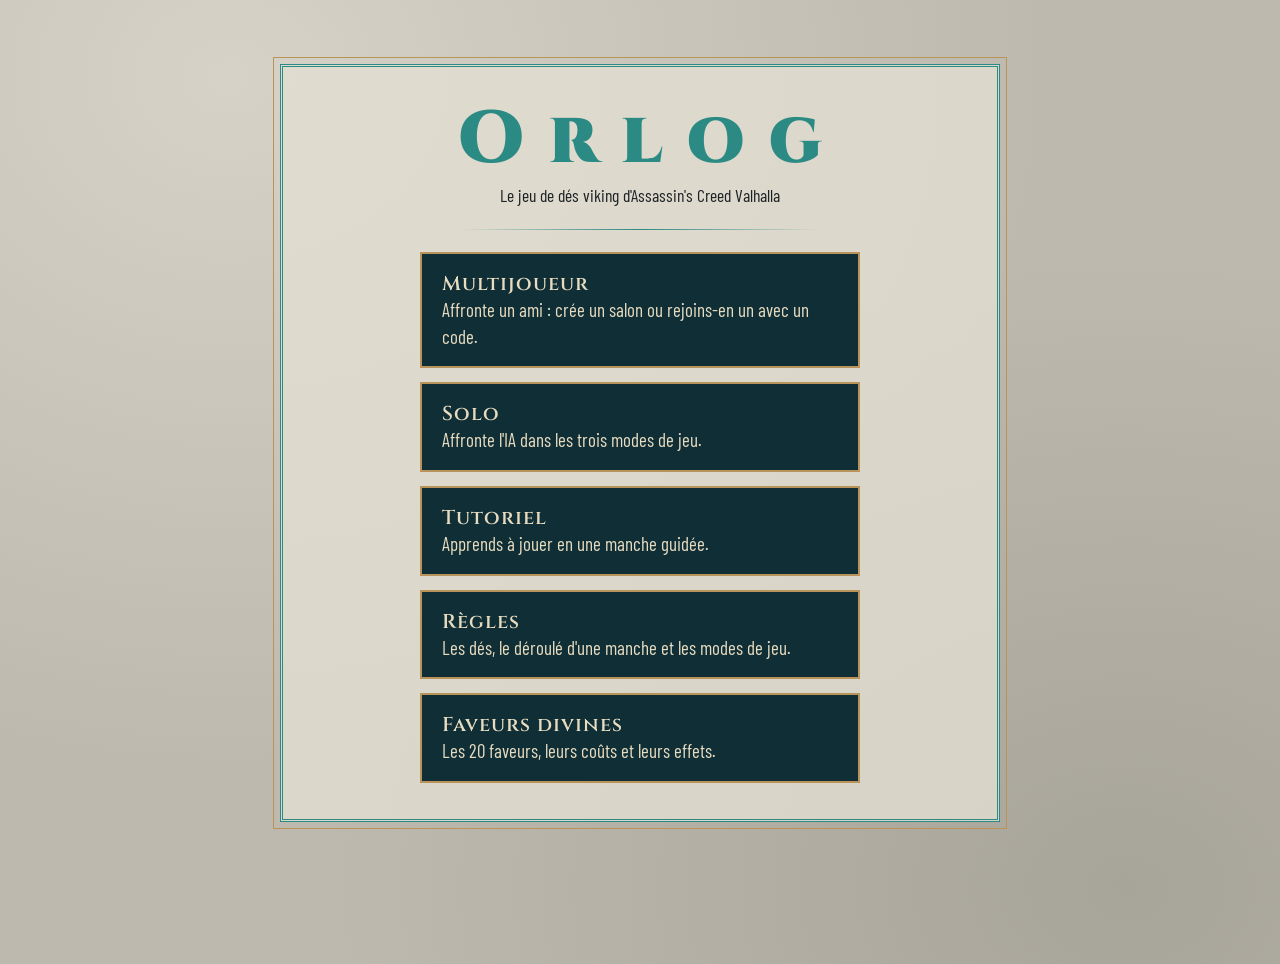
<file: index.html>
<!DOCTYPE html>
<html lang="fr">
<head>
  <meta charset="UTF-8">
  <meta name="viewport" content="width=device-width, initial-scale=1">
  <title>Orlog</title>
  <link rel="preconnect" href="https://fonts.googleapis.com">
  <link rel="preconnect" href="https://fonts.gstatic.com" crossorigin>
  <link href="https://fonts.googleapis.com/css2?family=Barlow+Condensed:wght@400;600&family=Cinzel:wght@600;900&display=swap" rel="stylesheet">
  <link rel="stylesheet" href="Ressource/style.css">
</head>
<body>
  <main class="cadre">
    <h1>Orlog</h1>
    <p class="sous">Le jeu de dés viking d'Assassin's Creed Valhalla</p>
    <div class="filet"></div>
    <nav class="menu">
      <a class="choix" href="Orlog/salon.html"><b>Multijoueur</b>Affronte un ami : crée un salon ou rejoins-en un avec un code.</a>
      <a class="choix" href="Orlog/solo.html"><b>Solo</b>Affronte l'IA dans les trois modes de jeu.</a>
      <a class="choix" href="Orlog/tutoriel.html"><b>Tutoriel</b>Apprends à jouer en une manche guidée.</a>
      <a class="choix" href="Orlog/regles.html"><b>Règles</b>Les dés, le déroulé d'une manche et les modes de jeu.</a>
      <button class="choix" onclick="document.getElementById('modalFaveurs').showModal()"><b>Faveurs divines</b>Les 20 faveurs, leurs coûts et leurs effets.</button>
    </nav>
  </main>

  <dialog id="modalFaveurs" aria-labelledby="titreFaveurs">
    <h2 id="titreFaveurs">Les 20 faveurs divines</h2>
    <p>Chaque faveur a 3 paliers de coût en jetons. Elles sont résolues par priorité, de 1 à 7.</p>
    <div id="listeFaveurs"></div>
    <p style="text-align:center"><button class="btn" onclick="document.getElementById('modalFaveurs').close()">Fermer</button></p>
  </dialog>
  <script src="Ressource/orlog.js"></script>
  <script>
    let h = '', pr = 0;
    Object.entries(Orlog.FAV).forEach(([id, f]) => {
      if (f[0] !== pr) { pr = f[0]; h += `<div class="prio">Priorité ${pr}</div>`; }
      h += `<table class="tab"><tr><th colspan="2">${f[1]}</th></tr>` + [1, 2, 3].map(t =>
        `<tr><td>Palier ${['I', 'II', 'III'][t - 1]} (${f[2][t - 1]} jetons)</td><td>${Orlog.texte(id, t)}</td></tr>`).join('') + '</table>';
    });
    document.getElementById('listeFaveurs').innerHTML = h;
  </script>
</body>
</html>
</file>
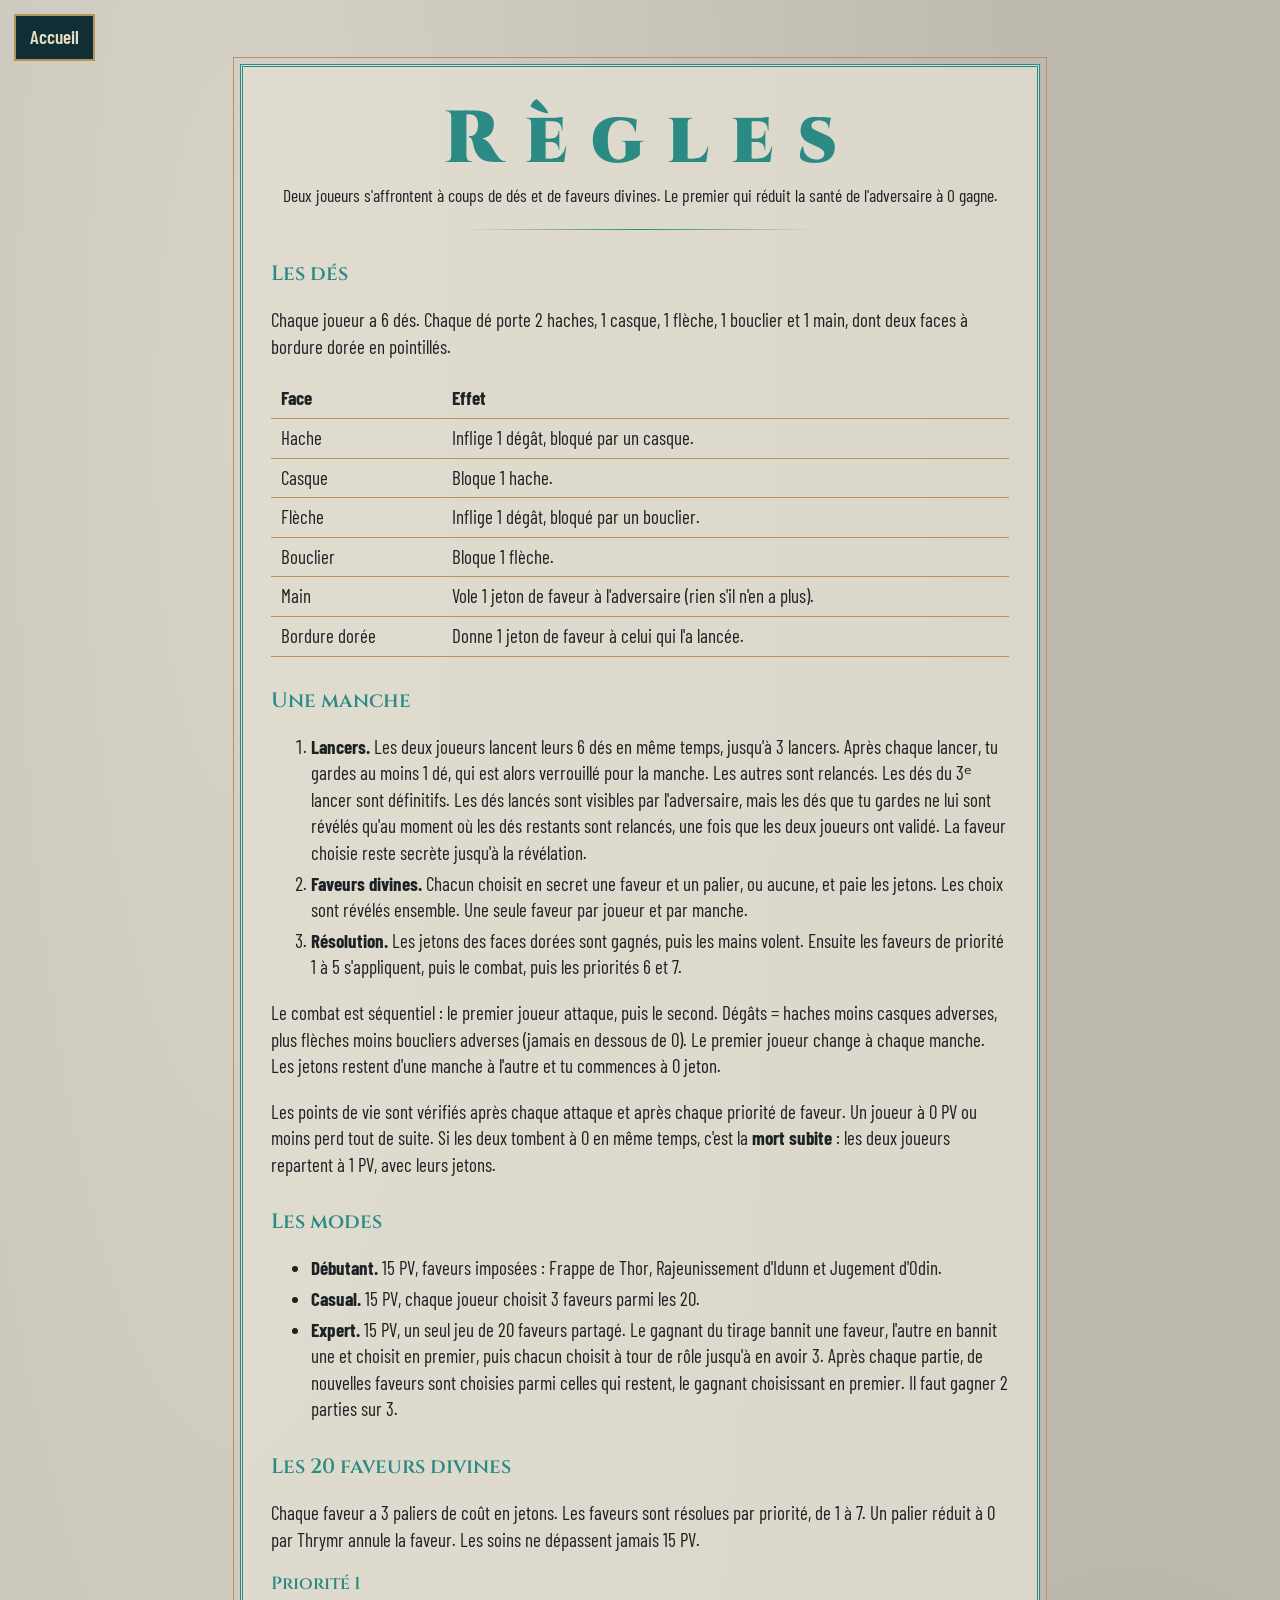
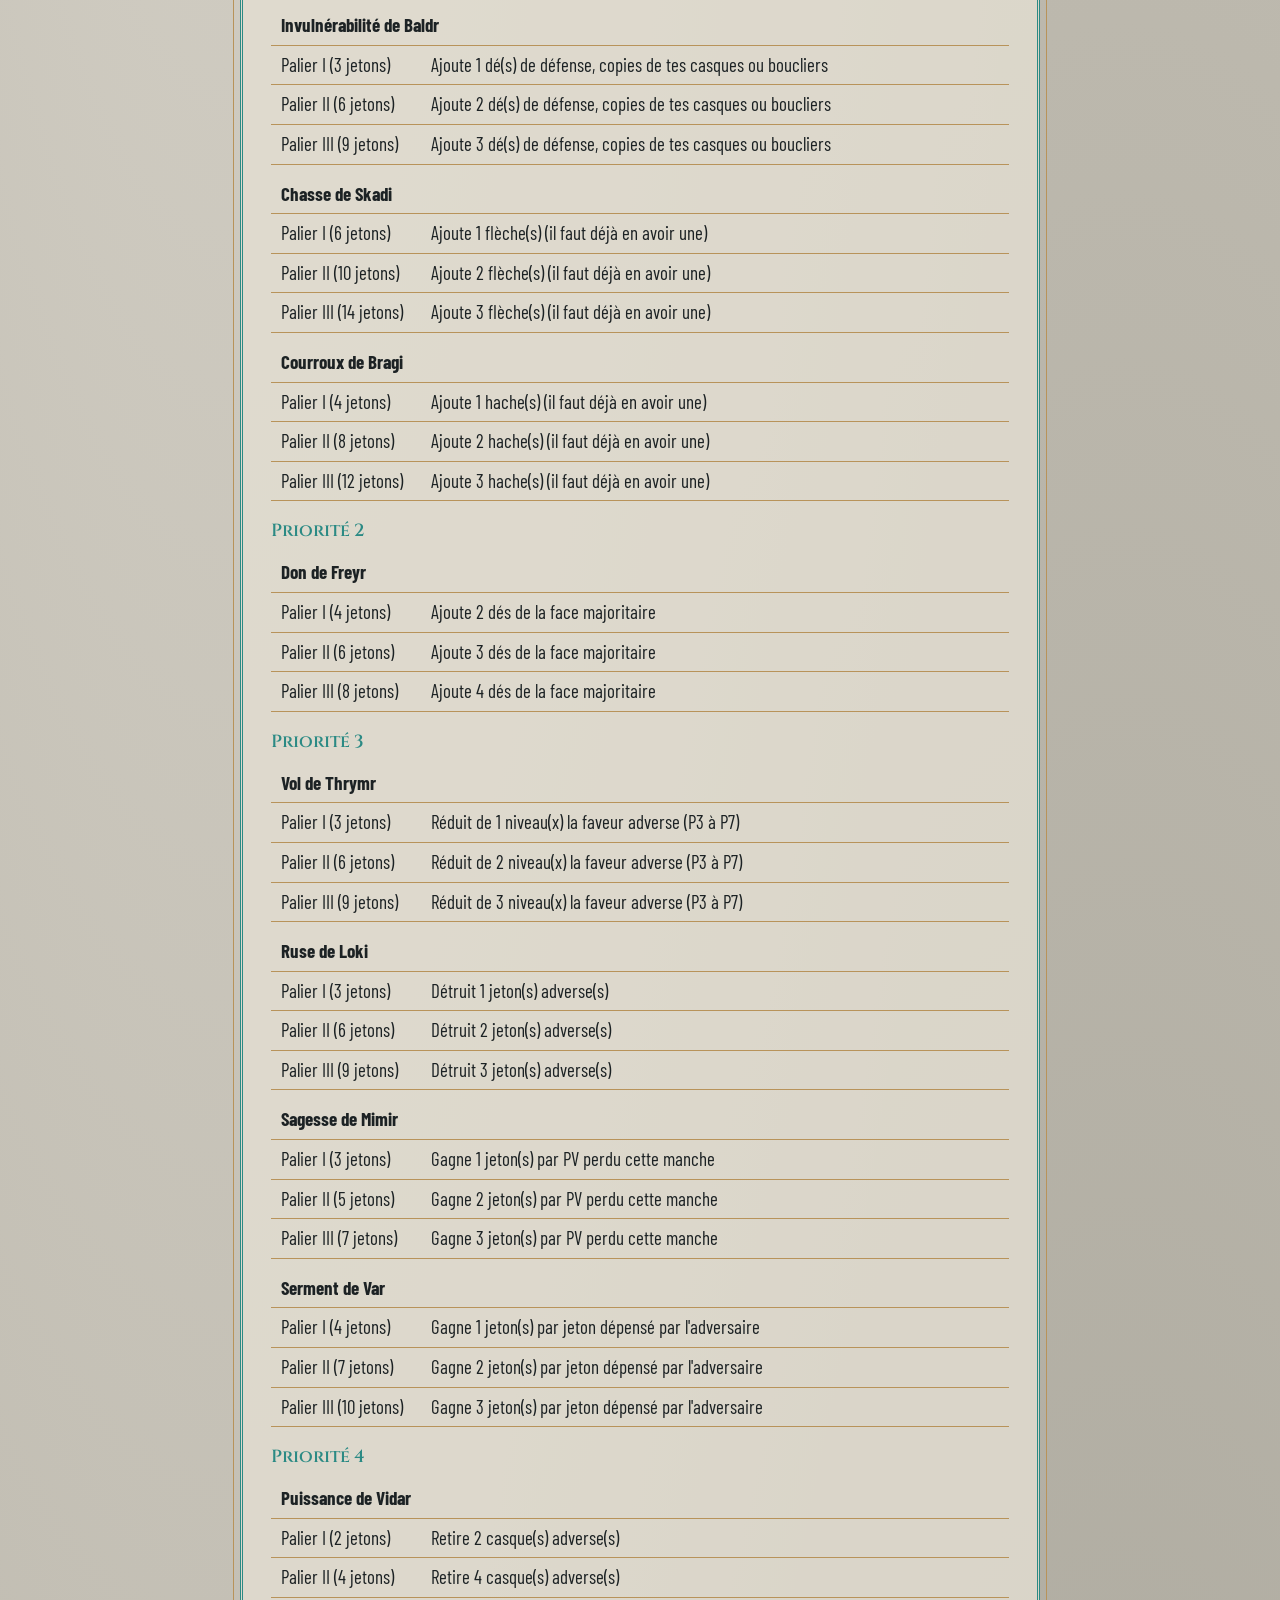
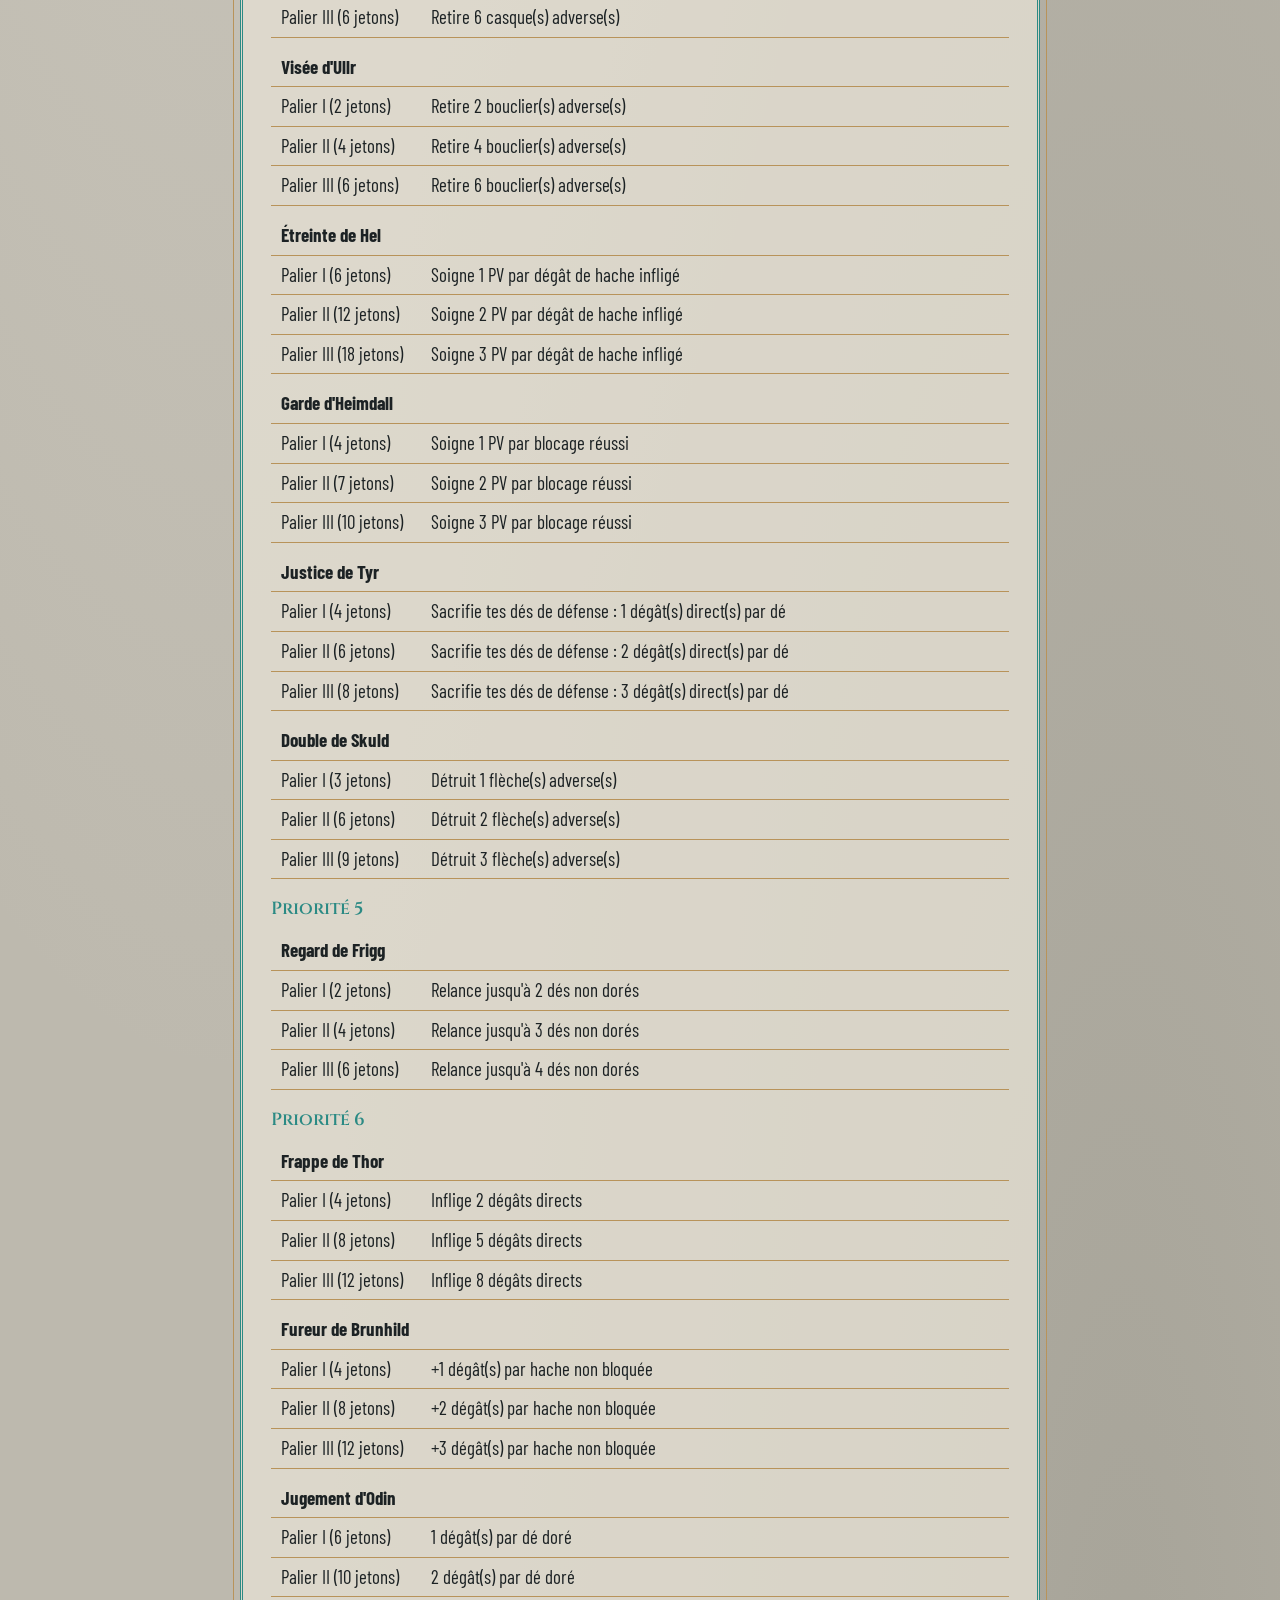
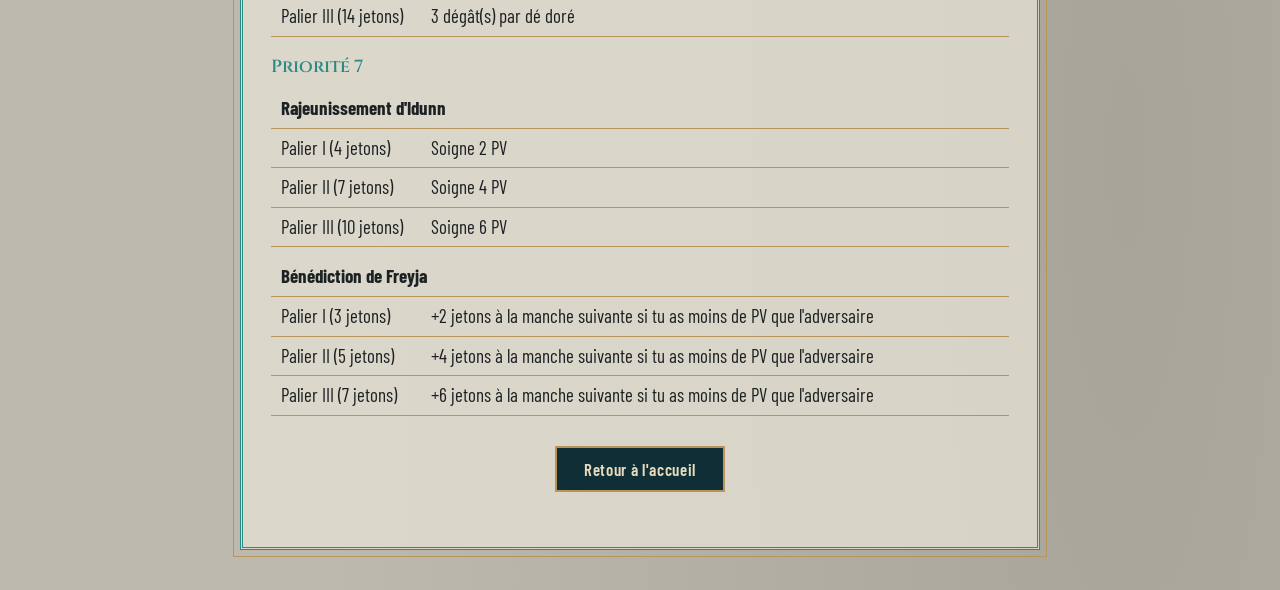
<file: Orlog/regles.html>
<!DOCTYPE html>
<html lang="fr">
<head>
  <meta charset="UTF-8">
  <meta name="viewport" content="width=device-width, initial-scale=1">
  <title>Orlog - Règles</title>
  <link rel="preconnect" href="https://fonts.googleapis.com">
  <link rel="preconnect" href="https://fonts.gstatic.com" crossorigin>
  <link href="https://fonts.googleapis.com/css2?family=Barlow+Condensed:wght@400;600&family=Cinzel:wght@600;900&display=swap" rel="stylesheet">
  <link rel="stylesheet" href="../Ressource/style.css">
  <script src="../Ressource/orlog.js"></script>
  <style>
    .regles{max-width:800px;text-align:left}
    .regles h1{text-align:center}
    .regles h2{margin-top:30px;color:var(--teal)}
    .regles table{width:100%;border-collapse:collapse;margin:10px 0}
    .regles th,.regles td{padding:6px 10px;text-align:left;border-bottom:1px solid var(--or)}
    .regles li{margin:4px 0}
    .prio{margin:18px 0 6px;font:600 1.1rem 'Cinzel',Georgia,serif}
  </style>
</head>
<body>
  <a class="lien" href="../index.html" style="top:14px">Accueil</a>
  <main class="cadre regles">
    <h1>Règles</h1>
    <p class="sous" style="text-align:center">Deux joueurs s'affrontent à coups de dés et de faveurs divines. Le premier qui réduit la santé de l'adversaire à 0 gagne.</p>
    <div class="filet"></div>

    <h2>Les dés</h2>
    <p>Chaque joueur a 6 dés. Chaque dé porte 2 haches, 1 casque, 1 flèche, 1 bouclier et 1 main, dont deux faces à bordure dorée en pointillés.</p>
    <table>
      <tr><th>Face</th><th>Effet</th></tr>
      <tr><td>Hache</td><td>Inflige 1 dégât, bloqué par un casque.</td></tr>
      <tr><td>Casque</td><td>Bloque 1 hache.</td></tr>
      <tr><td>Flèche</td><td>Inflige 1 dégât, bloqué par un bouclier.</td></tr>
      <tr><td>Bouclier</td><td>Bloque 1 flèche.</td></tr>
      <tr><td>Main</td><td>Vole 1 jeton de faveur à l'adversaire (rien s'il n'en a plus).</td></tr>
      <tr><td>Bordure dorée</td><td>Donne 1 jeton de faveur à celui qui l'a lancée.</td></tr>
    </table>

    <h2>Une manche</h2>
    <ol>
      <li><b>Lancers.</b> Les deux joueurs lancent leurs 6 dés en même temps, jusqu'à 3 lancers. Après chaque lancer, tu gardes au moins 1 dé, qui est alors verrouillé pour la manche. Les autres sont relancés. Les dés du 3ᵉ lancer sont définitifs. Les dés lancés sont visibles par l'adversaire, mais les dés que tu gardes ne lui sont révélés qu'au moment où les dés restants sont relancés, une fois que les deux joueurs ont validé. La faveur choisie reste secrète jusqu'à la révélation.</li>
      <li><b>Faveurs divines.</b> Chacun choisit en secret une faveur et un palier, ou aucune, et paie les jetons. Les choix sont révélés ensemble. Une seule faveur par joueur et par manche.</li>
      <li><b>Résolution.</b> Les jetons des faces dorées sont gagnés, puis les mains volent. Ensuite les faveurs de priorité 1 à 5 s'appliquent, puis le combat, puis les priorités 6 et 7.</li>
    </ol>
    <p>Le combat est séquentiel : le premier joueur attaque, puis le second. Dégâts = haches moins casques adverses, plus flèches moins boucliers adverses (jamais en dessous de 0). Le premier joueur change à chaque manche. Les jetons restent d'une manche à l'autre et tu commences à 0 jeton.</p>
    <p>Les points de vie sont vérifiés après chaque attaque et après chaque priorité de faveur. Un joueur à 0 PV ou moins perd tout de suite. Si les deux tombent à 0 en même temps, c'est la <b>mort subite</b> : les deux joueurs repartent à 1 PV, avec leurs jetons.</p>

    <h2>Les modes</h2>
    <ul>
      <li><b>Débutant.</b> 15 PV, faveurs imposées : Frappe de Thor, Rajeunissement d'Idunn et Jugement d'Odin.</li>
      <li><b>Casual.</b> 15 PV, chaque joueur choisit 3 faveurs parmi les 20.</li>
      <li><b>Expert.</b> 15 PV, un seul jeu de 20 faveurs partagé. Le gagnant du tirage bannit une faveur, l'autre en bannit une et choisit en premier, puis chacun choisit à tour de rôle jusqu'à en avoir 3. Après chaque partie, de nouvelles faveurs sont choisies parmi celles qui restent, le gagnant choisissant en premier. Il faut gagner 2 parties sur 3.</li>
    </ul>

    <h2>Les 20 faveurs divines</h2>
    <p>Chaque faveur a 3 paliers de coût en jetons. Les faveurs sont résolues par priorité, de 1 à 7. Un palier réduit à 0 par Thrymr annule la faveur. Les soins ne dépassent jamais 15 PV.</p>
    <div id="faveurs"></div>

    <p style="text-align:center;margin-top:30px"><a class="btn" style="text-decoration:none;display:inline-block" href="../index.html">Retour à l'accueil</a></p>
  </main>
  <script>
    const NOMS = ['I', 'II', 'III'];
    let h = '', pr = 0;
    Object.entries(Orlog.FAV).forEach(([id, f]) => {
      if (f[0] !== pr) { pr = f[0]; h += `<div class="prio">Priorité ${pr}</div>`; }
      h += `<table><tr><th colspan="2">${f[1]}</th></tr>` + [1, 2, 3].map(t =>
        `<tr><td style="width:150px">Palier ${NOMS[t - 1]} (${f[2][t - 1]} jetons)</td><td>${Orlog.texte(id, t)}</td></tr>`).join('') + '</table>';
    });
    document.getElementById('faveurs').innerHTML = h;
  </script>
</body>
</html>
</file>
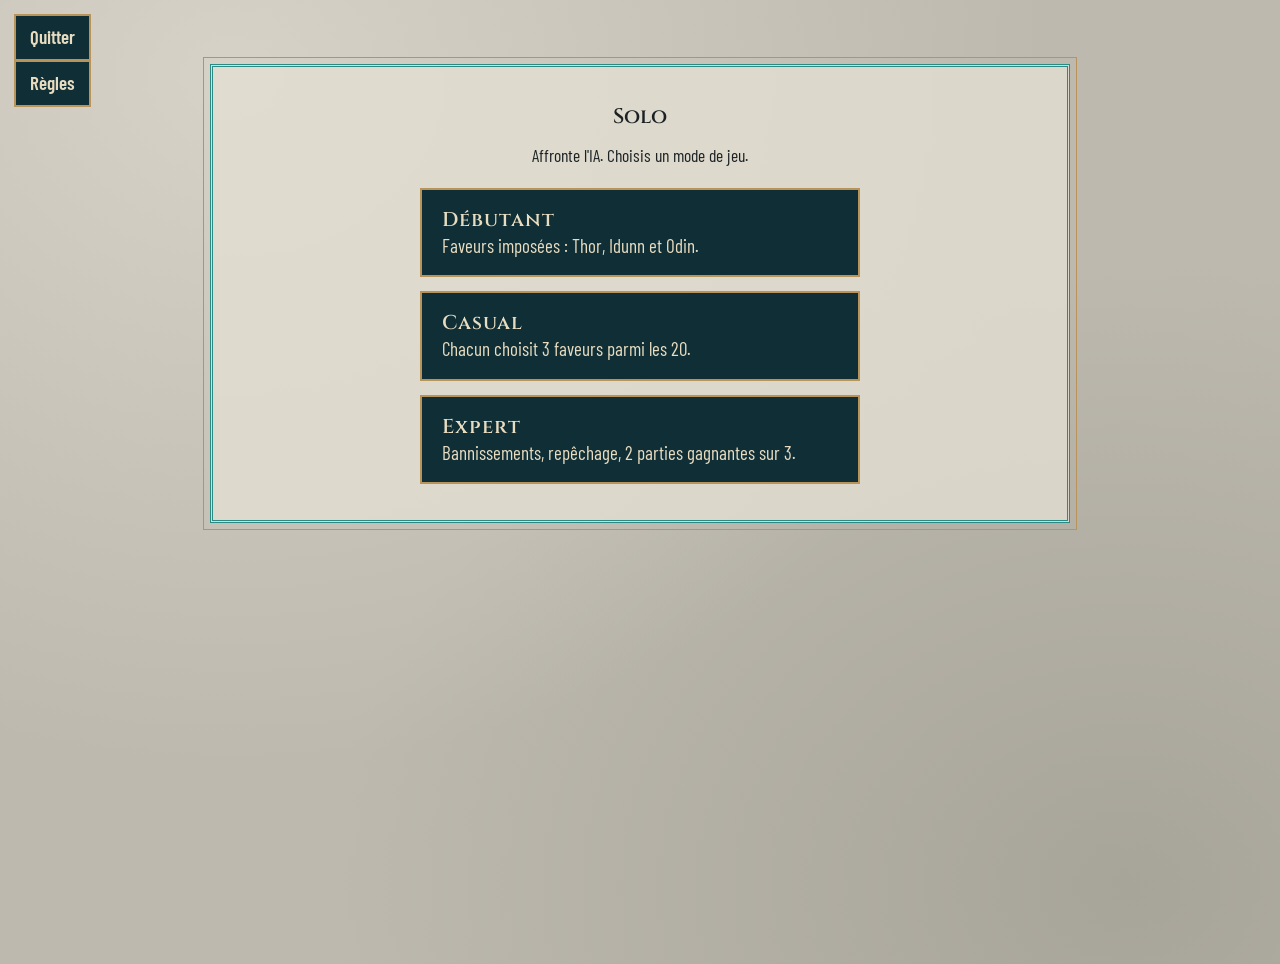
<file: Orlog/solo.html>
<!DOCTYPE html>
<html lang="fr">
<head>
  <meta charset="UTF-8">
  <meta name="viewport" content="width=device-width, initial-scale=1">
  <title>Orlog - Solo</title>
  <link rel="preconnect" href="https://fonts.googleapis.com">
  <link rel="preconnect" href="https://fonts.gstatic.com" crossorigin>
  <link href="https://fonts.googleapis.com/css2?family=Barlow+Condensed:wght@400;600&family=Cinzel:wght@600;900&display=swap" rel="stylesheet">
  <link rel="stylesheet" href="../Ressource/style.css">
  <script src="../Ressource/orlog.js"></script>
  <script src="../Ressource/anim.js"></script>
  <style>
    .jeu{max-width:860px}
    .joueur{margin:14px 0;padding:12px;text-align:left;background:var(--parchemin);border:2px solid var(--or)}
    .entete{display:flex;justify-content:space-between;font-weight:600}
    .pv{position:relative;height:24px;margin:6px 0;background:#3a2a26}
    .pv i{position:absolute;inset:0 auto 0 0;background:var(--teal)}
    .pv span{position:relative;padding-left:8px;color:#fff;font-weight:600}
    .des{display:flex;flex-wrap:wrap;gap:8px;min-height:56px;margin-top:8px}
    .de.libre{cursor:pointer}
    .de.sel{outline:3px solid var(--teal);transform:translateY(-4px)}
    .zone{margin:16px 0}
    .grille{display:grid;grid-template-columns:repeat(auto-fill,minmax(160px,1fr));gap:8px;text-align:left}
    .fav{padding:8px;color:#e8dcc0;font:inherit;text-align:left;background:var(--nuit);border:2px solid var(--or);cursor:pointer}
    .fav.sel{background:var(--teal)}
    .fav small{display:block;opacity:.8}
    .tiers{display:flex;gap:6px;margin-top:8px}
    .tier{flex:1;padding:6px;color:#e8dcc0;font:inherit;background:var(--nuit);border:2px solid var(--or);cursor:pointer}
    .tier.sel{background:var(--teal)}
    .tier:disabled{opacity:.35;cursor:default}
    .opt{margin:12px 0}
    .opt .tier{flex:none;margin:0 3px;padding:4px 12px}
    .journal{max-width:560px;margin:10px auto;padding-left:20px;text-align:left}
    .vide{margin:6px;font-style:italic}
  </style>
</head>
<body>
  <svg width="0" height="0" style="position:absolute" aria-hidden="true"><defs>
    <symbol id="ic-a" viewBox="0 0 32 32"><path d="M8 29L21 7" stroke="currentColor" stroke-width="3" stroke-linecap="round" fill="none"/><path d="M15 9Q26 3 28 15Q22 12 18 15Z" fill="currentColor"/></symbol>
    <symbol id="ic-h" viewBox="0 0 32 32"><path d="M5 19A11 11 0 0 1 27 19V28H21V22H11V28H5Z" fill="currentColor"/><path d="M16 8V17" stroke="#d9c6a0" stroke-width="2.5"/></symbol>
    <symbol id="ic-f" viewBox="0 0 32 32"><path d="M5 27L24 8M5 27V20M5 27H12" stroke="currentColor" stroke-width="3" stroke-linecap="round" fill="none"/><path d="M28 4L19 6L26 13Z" fill="currentColor"/></symbol>
    <symbol id="ic-s" viewBox="0 0 32 32"><circle cx="16" cy="16" r="12" fill="none" stroke="currentColor" stroke-width="3"/><circle cx="16" cy="16" r="5" fill="currentColor"/></symbol>
    <symbol id="ic-m" viewBox="0 0 32 32"><path d="M9 26V14M14 26V8M19 26V8M24 26V12M9 26H24M24 22L28 17" stroke="currentColor" stroke-width="3.4" stroke-linecap="round" fill="none"/></symbol>
  </defs></svg>

  <a class="lien" href="../index.html" style="top:14px">Quitter</a>
  <a class="lien" href="./regles.html" target="_blank" style="top:60px">Règles</a>

  <main class="cadre jeu">
    <h2 id="titre">Solo</h2>
    <div id="choix" class="menu">
      <p class="sous">Affronte l'IA. Choisis un mode de jeu.</p>
      <button class="choix" onclick="demarrer('debutant')"><b>Débutant</b>Faveurs imposées : Thor, Idunn et Odin.</button>
      <button class="choix" onclick="demarrer('casual')"><b>Casual</b>Chacun choisit 3 faveurs parmi les 20.</button>
      <button class="choix" onclick="demarrer('expert')"><b>Expert</b>Bannissements, repêchage, 2 parties gagnantes sur 3.</button>
    </div>
    <div id="jeu"></div>
  </main>

<script>
const FAV = Orlog.FAV, IDS = Object.keys(FAV), $ = id => document.getElementById(id);
const PREF = ['thor', 'brunhild', 'vidar', 'ullr', 'idunn', 'heimdall', 'odin', 'frigg', 'loki', 'mimir', 'skuld', 'tyr', 'hel', 'baldr', 'bragi', 'skadi', 'var', 'freyr', 'thrymr', 'freyja'];
const me = 0;                                   // toi = joueur 0, l'IA = joueur 1
let mode = 'debutant', G = null, view = null, tia = null, cle = '';
let selKeep = new Set(), selFav = null, selDeck = new Set(), selPick = null;

/* ====== Arbitre local (mêmes règles que l'hôte du multijoueur) ====== */
const libres = p => G.lock[p].map((l, k) => l ? -1 : k).filter(k => k >= 0);
const pret = p => G.ready[p] || libres(p).length === 0;

function demarrer(m) {
  mode = m; $('choix').hidden = true;
  G = { S: Orlog.nouvellePartie(), phase: 'deck', decks: [null, null], lock: [[], []], keep: [[], []], r: 1, ready: [0, 0], choix: [null, null], fait: [0, 0],
        res: null, fin: null, wins: [0, 0], pool: [], queue: [] };
  if (m === 'debutant') { G.decks = [['thor', 'idunn', 'odin'], ['thor', 'idunn', 'odin']]; nouvelleManche(); }
  else if (m === 'expert') {
    const w = Math.random() < .5 ? 0 : 1, l = 1 - w;
    G.decks = [[], []]; G.pool = [...IDS];
    G.queue = [{ p: w, t: 'ban' }, { p: l, t: 'ban' }, ...[l, w, l, w, l, w].map(p => ({ p, t: 'pick' }))];
    G.phase = 'draft'; diffuser();
  } else diffuser();
}

function nouvelleManche() {
  G.S.dice = [Orlog.lancer(), Orlog.lancer()];
  G.lock = [Array(6).fill(false), Array(6).fill(false)];
  G.keep = [[], []]; G.r = 1; G.ready = [0, 0]; G.choix = [null, null]; G.fait = [0, 0]; G.res = null; G.phase = 'lancer'; G.rel = [[0, 1, 2, 3, 4, 5], [0, 1, 2, 3, 4, 5]];
  diffuser();
}

function draftSuivant() {
  const w = G.fin, l = 1 - w;
  G.S = Orlog.nouvellePartie(); G.S.first = l; G.decks = [[], []]; G.fin = null; G.ready = [0, 0];
  G.queue = [w, l, w, l, w, l].map(p => ({ p, t: 'pick' })); G.phase = 'draft';
  diffuser();
}

function avancer() {
  [0, 1].forEach(p => { G.keep[p].forEach(k => { G.lock[p][k] = true; }); G.keep[p] = []; });
  G.ready = [0, 0];
  const reste = () => [0, 1].some(p => libres(p).length > 0);
  if (G.r < 3 && reste()) { [0, 1].forEach(p => Orlog.relancer(G.S.dice[p], libres(p))); G.r++; G.rel = [libres(0), libres(1)]; }
  if (G.r === 3 || !reste()) { G.lock = G.lock.map(a => a.map(() => true)); G.phase = 'faveurs'; }
  diffuser();
}

function resoudreManche() {
  const r = Orlog.resoudre(G.S, G.choix);
  G.res = { choix: G.choix, log: r.log };
  G.S = r.S; G.fin = r.fin; G.ready = [0, 0];
  if (r.fin === null) G.phase = 'resultat';
  else if (mode === 'expert') { G.wins[r.fin]++; G.phase = G.wins[r.fin] >= 2 ? 'fin' : 'partie'; }
  else G.phase = 'fin';
  diffuser();
}

function handle(p, m) {
  if (!G || !m) return;
  if (m.t === 'deck' && G.phase === 'deck' && !G.decks[p]) {
    const ids = [...new Set(m.ids)];
    if (ids.length !== 3 || !ids.every(i => FAV[i])) return;
    G.decks[p] = ids;
    if (G.decks[0] && G.decks[1]) nouvelleManche(); else diffuser();
  } else if (m.t === 'choisir' && G.phase === 'draft') {
    const q = G.queue[0];
    if (!q || q.p !== p || !G.pool.includes(m.id)) return;
    G.pool = G.pool.filter(i => i !== m.id);
    if (q.t === 'pick') G.decks[p].push(m.id);
    G.queue.shift();
    if (!G.queue.length) nouvelleManche(); else diffuser();
  } else if (m.t === 'garder' && G.phase === 'lancer' && !pret(p)) {
    const L = libres(p), idx = [...new Set(m.idx)].filter(k => L.includes(k));
    if (!idx.length) return;
    G.keep[p] = idx; G.ready[p] = 1;
    if (pret(0) && pret(1)) avancer(); else diffuser();
  } else if (m.t === 'faveur' && G.phase === 'faveurs' && !G.fait[p]) {
    const c = m.c;
    if (c && !(G.decks[p].includes(c.id) && Orlog.peutChoisir(G.S, p, c.id, c.t))) return;
    G.choix[p] = c ? { id: c.id, t: c.t, opt: c.opt || {} } : null; G.fait[p] = 1;
    if (G.fait[0] && G.fait[1]) resoudreManche(); else diffuser();
  } else if (m.t === 'suite' && (G.phase === 'resultat' || G.phase === 'partie')) {
    G.ready[p] = 1;
    if (G.ready[0] && G.ready[1]) { if (G.phase === 'partie') draftSuivant(); else nouvelleManche(); } else diffuser();
  }
}

/* ================= IA ================= */
const shuffle = a => a.slice().sort(() => Math.random() - .5);

function iaGarde() {                             // garde attaques, faces dorées, et les défenses utiles face aux dés adverses
  const L = libres(1), D = G.S.dice[1], O = G.S.dice[0];
  const oa = O.filter(d => d.f === 'a').length, of = O.filter(d => d.f === 'f').length;
  let hh = D.filter((d, k) => G.lock[1][k] && d.f === 'h').length, hs = D.filter((d, k) => G.lock[1][k] && d.f === 's').length;
  const K = L.filter(k => {
    const d = D[k];
    if (d.f === 'a' || d.f === 'f' || d.g) return true;
    if (d.f === 'm') return G.S.tok[0] > 0;
    if (d.f === 'h' && hh < oa) { hh++; return true; }
    if (d.f === 's' && hs < of) { hs++; return true; }
    return false;
  });
  return K.length ? K : [L[0]];
}

function iaFaveur() {                            // simule la manche pour chaque option (sans connaître la faveur du joueur)
  const sim = c => {
    const r = Orlog.resoudre(G.S, [null, c]);
    if (r.fin === 1) return 100; if (r.fin === 0) return -100;
    return (r.S.hp[1] - r.S.hp[0]) + 0.3 * (r.S.tok[1] - r.S.tok[0]);
  };
  let best = null, bs = sim(null);
  G.decks[1].forEach(id => [1, 2, 3].forEach(t => {
    if (!Orlog.peutChoisir(G.S, 1, id, t)) return;
    const c = { id, t, opt: {} }, s = sim(c);
    if (s > bs + 0.01) { bs = s; best = c; }
  }));
  return best;
}

function ia() {
  clearTimeout(tia);
  if (!G || G.phase === 'fin') return;
  tia = setTimeout(() => {
    const ph = G.phase, q = G.queue[0];
    if (ph === 'deck' && !G.decks[1]) handle(1, { t: 'deck', ids: shuffle(PREF.slice(0, 12)).slice(0, 3) });
    else if (ph === 'draft' && q && q.p === 1)
      handle(1, { t: 'choisir', id: q.t === 'ban' ? (['thor', 'odin', 'tyr', 'brunhild'].find(i => G.pool.includes(i)) || G.pool[0]) : PREF.find(i => G.pool.includes(i)) });
    else if (ph === 'lancer' && !pret(1)) handle(1, { t: 'garder', idx: iaGarde() });
    else if (ph === 'faveurs' && !G.fait[1]) handle(1, { t: 'faveur', c: iaFaveur() });
    else if ((ph === 'resultat' || ph === 'partie') && !G.ready[1]) handle(1, { t: 'suite' });
  }, 800);
}

const vue = () => ({ me: 0, phase: G.phase, r: G.r, hp: G.S.hp, tok: G.S.tok, first: G.S.first, manche: G.S.manche, sd: G.S.mortSubite,
  dice: G.S.dice, lock: G.lock, ready: G.ready, fait: G.fait, decks: G.decks, res: G.res, fin: G.fin, wins: G.wins, pool: G.pool, q: G.queue[0] || null, rel: G.rel || [[], []] });
function diffuser() { view = vue(); render(); ia(); }

/* ================= Affichage ================= */
const ico = f => `<svg viewBox="0 0 32 32" aria-hidden="true"><use href="#ic-${f}"/></svg>`;
const NOM = { a: 'Hache', h: 'Casque', f: 'Flèche', s: 'Bouclier', m: 'Main' };
const cnt = (D, f) => D.filter(d => !d.x && d.f === f).length;

function defOpt(id, t) {
  const D = view.dice[0];
  if (id === 'freyr') { const cs = [...'ahfsm'].map(f => [f, cnt(D, f)]), mx = Math.max(...cs.map(c => c[1])); return { face: cs.find(c => c[1] === mx)[0] }; }
  if (id === 'tyr') return { n: cnt(D, 'h') + cnt(D, 's') };
  if (id === 'frigg') return { idx: D.map((d, k) => !d.g && !d.v && !d.x ? k : -1).filter(k => k >= 0).slice(0, FAV.frigg[4][t - 1]) };
  return {};
}

function de(v, p, d, k) {
  const libre = p === 0 && v.phase === 'lancer' && !v.ready[0] && !v.lock[p][k];
  const fr = p === 0 && v.phase === 'faveurs' && !v.fait[0] && selFav && selFav.id === 'frigg' && !d.g && !d.v && !d.x;
  const sel = (libre && selKeep.has(k)) || (fr && selFav.opt.idx.includes(k));
  const cl = ['de', d.g && 'or', d.v && 'virt', d.x && 'dead', v.lock[p][k] && v.phase === 'lancer' && 'fixe', (libre || fr) && 'libre', sel && 'sel'].filter(Boolean).join(' ');
  const clic = libre ? `onclick="bascule(${k})"` : fr ? `onclick="bFriggDe(${k})"` : 'disabled';
  const anim = Anim.dePret(v, p, k) ? `data-anim="${d.f}"` : '';
  return `<button class="${cl}" ${clic} ${anim} title="${NOM[d.f]}${d.g ? ' (jeton)' : ''}">${Anim.cube(d)}</button>`;
}

function panneau(v, p, nom) {
  const debut = (v.phase === 'lancer' || v.phase === 'faveurs') && v.first === p ? 'Attaque en premier' : '';
  return `<section class="joueur ${p === 0 ? 'moi' : 'adv'}"><div class="entete"><span>${nom}</span><span>${debut}</span></div>
    <div class="pv"><i style="width:${Math.max(0, v.hp[p]) / Orlog.PV_MAX * 100}%"></i><span>${v.hp[p]} PV</span></div>
    <div class="jetons">${v.tok[p]} jeton(s) de faveur</div>
    <div class="des">${v.dice[p].map((d, k) => de(v, p, d, k)).join('')}</div></section>`;
}

const nomFav = c => c ? `${FAV[c.id][1]} (palier ${c.t})` : 'aucune faveur';
const attente = `<p class="vide">L'adversaire réfléchit…</p>`;
const grille = (liste, sel, fn) => `<div class="grille">${liste.map(id => `<button class="fav ${sel(id) ? 'sel' : ''}" onclick="${fn}('${id}')">${FAV[id][1]}<small>Priorité ${FAV[id][0]}</small></button>`).join('')}</div>`;

function options() {
  if (!selFav) return '';
  const { id, t, opt } = selFav, D = view.dice[0];
  if (id === 'freyr') {
    const cs = [...'ahfsm'].map(f => [f, cnt(D, f)]), mx = Math.max(...cs.map(c => c[1])), top = cs.filter(c => c[1] === mx).map(c => c[0]);
    if (top.length < 2) return '';
    return `<p class="opt">Égalité entre faces : choisis celle à ajouter ${top.map(f => `<button class="tier ${opt.face === f ? 'sel' : ''}" onclick="bOpt('face','${f}')">${NOM[f]}</button>`).join('')}</p>`;
  }
  if (id === 'tyr') {
    const n = cnt(D, 'h') + cnt(D, 's');
    return `<p class="opt">Dés de défense à sacrifier ${Array.from({ length: n + 1 }, (_, i) => `<button class="tier ${opt.n === i ? 'sel' : ''}" onclick="bOpt('n',${i})">${i}</button>`).join('')}</p>`;
  }
  if (id === 'frigg') return `<p class="opt">Touche jusqu'à ${FAV.frigg[4][t - 1]} de tes dés non dorés à relancer (${opt.idx.length} choisi(s)).</p>`;
  return '';
}

function zone(v) {
  const o = 1;
  if (v.phase === 'deck') {
    if (v.decks[0]) return attente;
    return `<h2>Choisis 3 faveurs divines (${selDeck.size}/3)</h2>${grille(IDS, id => selDeck.has(id), 'bDeck')}
      <p><button class="btn" ${selDeck.size === 3 ? '' : 'disabled'} onclick="bConfirmDeck()">Valider mes faveurs</button></p>`;
  }
  if (v.phase === 'draft') {
    const mien = v.q && v.q.p === 0, ban = v.q && v.q.t === 'ban', liste = p => v.decks[p].map(i => FAV[i][1]).join(', ') || 'aucune';
    const ent = `<p>Tes faveurs : ${liste(0)}<br>Adversaire : ${liste(o)}</p>`;
    if (!mien) return ent + `<p class="vide">L'adversaire ${ban ? 'bannit' : 'choisit'} une faveur…</p>`;
    return ent + `<h2>${ban ? 'Bannis une faveur' : 'Choisis une faveur'}</h2>${grille(v.pool, id => selPick === id, 'bPick')}
      <p><button class="btn" ${selPick ? '' : 'disabled'} onclick="bConfirmPick()">${ban ? 'Bannir' : 'Choisir'}</button></p>`;
  }
  if (v.phase === 'lancer') {
    if (v.ready[0] || !v.lock[0].some(l => !l)) return attente;
    return `<h2>Lancer ${v.r} sur 3</h2><p>Touche les dés à garder${v.r < 3 ? ' : les autres seront relancés' : ''}. Au moins un dé.</p>
      <button class="btn sec" onclick="bTout()">Tout garder</button>
      <button class="btn" ${selKeep.size ? '' : 'disabled'} onclick="bGarder()">Garder ${selKeep.size} dé(s)</button>`;
  }
  if (v.phase === 'faveurs') {
    if (v.fait[0]) return attente;
    const S = { tok: v.tok, dice: v.dice };
    const cartes = v.decks[0].map(id => `<div class="fav" style="cursor:default"><b>${FAV[id][1]}</b><small>Priorité ${FAV[id][0]}</small>
      <small>${selFav && selFav.id === id ? Orlog.texte(id, selFav.t) : 'Choisis un palier'}</small>
      <div class="tiers">${[1, 2, 3].map(t => `<button class="tier ${selFav && selFav.id === id && selFav.t === t ? 'sel' : ''}" ${Orlog.peutChoisir(S, 0, id, t) ? '' : 'disabled'}
        title="${Orlog.texte(id, t)}" onclick="bFav('${id}',${t})">${['I', 'II', 'III'][t - 1]} (${Orlog.cout(id, t)})</button>`).join('')}</div></div>`).join('');
    return `<h2>Invoque une faveur</h2><div class="grille">${cartes}</div>${options()}
      <p><button class="btn" onclick="bValiderFav()">${selFav ? 'Invoquer ' + FAV[selFav.id][1] : 'Ne pas invoquer de faveur'}</button></p>`;
  }
  const j = v.res ? `<p>Toi : ${nomFav(v.res.choix[0])}. Adversaire : ${nomFav(v.res.choix[o])}.</p>
    <ul class="journal">${v.res.log.map(l => `<li>${l.replace(/J(\d)/g, (x, n) => +n === 1 ? 'Toi' : 'Adversaire')}</li>`).join('')}</ul>` : '';
  const exp = mode === 'expert', gagne = v.fin === 0;
  if (v.phase === 'fin') return j + `<h2>${gagne ? (exp ? 'Match remporté !' : 'Victoire !') : (exp ? 'Match perdu.' : 'Défaite.')}</h2>
    <p><button class="btn" onclick="location.reload()">Rejouer</button></p>`;
  if (v.phase === 'partie') return j + `<h2>Partie ${gagne ? 'gagnée' : 'perdue'} : ${v.wins[0]} à ${v.wins[1]}</h2>` +
    (v.ready[0] ? attente : `<button class="btn" onclick="bSuite()">Partie suivante : nouveau repêchage</button>`);
  return j + (v.ready[0] ? attente : `<button class="btn" onclick="bSuite()">Manche suivante</button>`);
}

function render() {
  const v = view; if (!v) return;
  const k = v.phase + '|' + v.r + '|' + v.manche + '|' + v.pool.length;
  if (k !== cle) { cle = k; selKeep = new Set(); selFav = null; selPick = null; }
  const solo = v.phase === 'deck' || v.phase === 'draft';
  $('titre').textContent = v.phase === 'deck' ? 'Choix des faveurs' : v.phase === 'draft' ? 'Draft des faveurs'
    : `Manche ${v.manche}${v.sd ? ' (mort subite)' : ''}` + (mode === 'expert' ? `, score ${v.wins[0]} à ${v.wins[1]}` : '');
  $('jeu').innerHTML = solo ? zone(v) : panneau(v, 1, 'Adversaire (IA)') + `<div class="zone">${zone(v)}</div>` + panneau(v, 0, 'Toi');
  Anim.apres(v, $('jeu'));
}

/* ================= Actions du joueur ================= */
const envoyer = m => handle(0, m);
function bascule(k) { selKeep.has(k) ? selKeep.delete(k) : selKeep.add(k); render(); }
function bTout() { selKeep = new Set(view.lock[0].map((l, k) => l ? -1 : k).filter(k => k >= 0)); render(); }
function bGarder() { envoyer({ t: 'garder', idx: [...selKeep] }); selKeep = new Set(); }
function bDeck(id) { if (selDeck.has(id)) selDeck.delete(id); else if (selDeck.size < 3) selDeck.add(id); render(); }
function bConfirmDeck() { envoyer({ t: 'deck', ids: [...selDeck] }); }
function bPick(id) { selPick = selPick === id ? null : id; render(); }
function bConfirmPick() { envoyer({ t: 'choisir', id: selPick }); selPick = null; }
function bFav(id, t) { selFav = selFav && selFav.id === id && selFav.t === t ? null : { id, t, opt: defOpt(id, t) }; render(); }
function bOpt(k2, val) { selFav.opt[k2] = val; render(); }
function bFriggDe(k) {
  const i = selFav.opt.idx, max = FAV.frigg[4][selFav.t - 1];
  if (i.includes(k)) i.splice(i.indexOf(k), 1); else if (i.length < max) i.push(k);
  render();
}
function bValiderFav() { envoyer({ t: 'faveur', c: selFav }); }
function bSuite() { envoyer({ t: 'suite' }); }
</script>
</body>
</html>
</file>
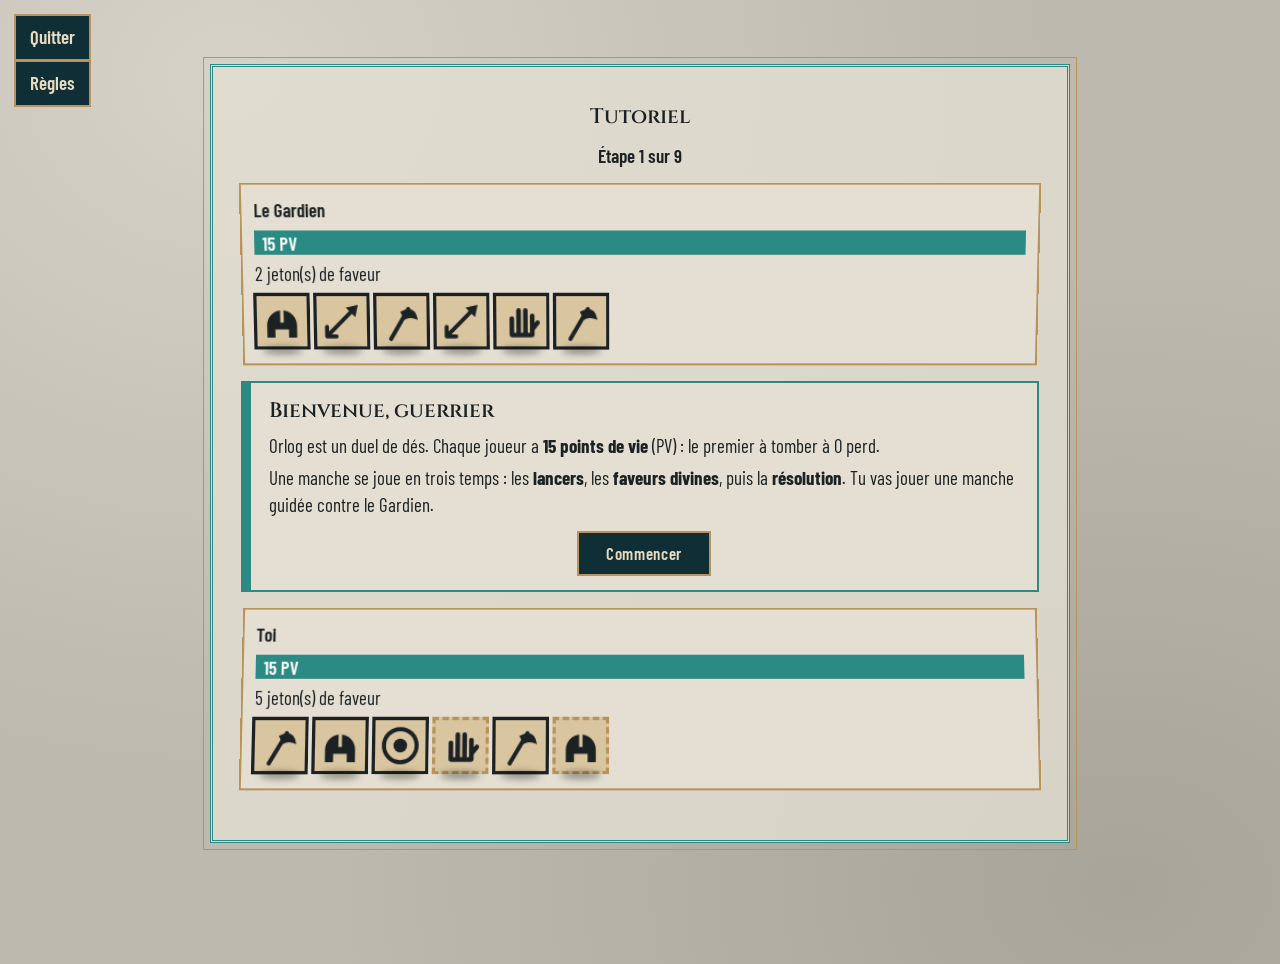
<file: Orlog/tutoriel.html>
<!DOCTYPE html>
<html lang="fr">
<head>
  <meta charset="UTF-8">
  <meta name="viewport" content="width=device-width, initial-scale=1">
  <title>Orlog - Tutoriel</title>
  <link rel="preconnect" href="https://fonts.googleapis.com">
  <link rel="preconnect" href="https://fonts.gstatic.com" crossorigin>
  <link href="https://fonts.googleapis.com/css2?family=Barlow+Condensed:wght@400;600&family=Cinzel:wght@600;900&display=swap" rel="stylesheet">
  <link rel="stylesheet" href="../Ressource/style.css">
  <script src="../Ressource/orlog.js"></script>
  <script src="../Ressource/anim.js"></script>
  <style>
    .jeu{max-width:860px}
    .joueur{margin:14px 0;padding:12px;text-align:left;background:var(--parchemin);border:2px solid var(--or)}
    .entete{display:flex;justify-content:space-between;font-weight:600}
    .pv{position:relative;height:24px;margin:6px 0;background:#3a2a26}
    .pv i{position:absolute;inset:0 auto 0 0;background:var(--teal)}
    .pv span{position:relative;padding-left:8px;color:#fff;font-weight:600}
    .des{display:flex;flex-wrap:wrap;gap:8px;min-height:56px;margin-top:8px}
    .de.libre{cursor:pointer}
    .de.conseil{box-shadow:0 0 0 4px var(--teal)}
    .de.sel{outline:3px solid var(--nuit);transform:translateY(-4px)}
    .bulle{margin:16px 0;padding:14px 18px;text-align:left;background:var(--parchemin);border:2px solid var(--teal);border-left-width:10px}
    .bulle h2{margin:0 0 8px}
    .bulle p{margin:6px 0}
    .grille{display:grid;grid-template-columns:repeat(auto-fill,minmax(180px,1fr));gap:8px;text-align:left}
    .fav{padding:8px;color:#e8dcc0;background:var(--nuit);border:2px solid var(--or)}
    .fav small{display:block;opacity:.85}
    .tiers{display:flex;gap:6px;margin-top:8px}
    .tier{flex:1;padding:6px;color:#e8dcc0;font:inherit;background:var(--nuit);border:2px solid var(--or);cursor:pointer}
    .tier.sel{background:var(--teal)}
    .tier:disabled{opacity:.35;cursor:default}
    .faces{width:100%;border-collapse:collapse}
    .faces td{padding:4px 8px;border-bottom:1px solid var(--or)}
    .faces svg{width:34px;height:34px;color:var(--encre);vertical-align:middle}
    .actions{margin-top:12px;text-align:center}
    .prog{margin:0;font-weight:600}
  </style>
</head>
<body>
  <svg width="0" height="0" style="position:absolute" aria-hidden="true"><defs>
    <symbol id="ic-a" viewBox="0 0 32 32"><path d="M8 29L21 7" stroke="currentColor" stroke-width="3" stroke-linecap="round" fill="none"/><path d="M15 9Q26 3 28 15Q22 12 18 15Z" fill="currentColor"/></symbol>
    <symbol id="ic-h" viewBox="0 0 32 32"><path d="M5 19A11 11 0 0 1 27 19V28H21V22H11V28H5Z" fill="currentColor"/><path d="M16 8V17" stroke="#d9c6a0" stroke-width="2.5"/></symbol>
    <symbol id="ic-f" viewBox="0 0 32 32"><path d="M5 27L24 8M5 27V20M5 27H12" stroke="currentColor" stroke-width="3" stroke-linecap="round" fill="none"/><path d="M28 4L19 6L26 13Z" fill="currentColor"/></symbol>
    <symbol id="ic-s" viewBox="0 0 32 32"><circle cx="16" cy="16" r="12" fill="none" stroke="currentColor" stroke-width="3"/><circle cx="16" cy="16" r="5" fill="currentColor"/></symbol>
    <symbol id="ic-m" viewBox="0 0 32 32"><path d="M9 26V14M14 26V8M19 26V8M24 26V12M9 26H24M24 22L28 17" stroke="currentColor" stroke-width="3.4" stroke-linecap="round" fill="none"/></symbol>
  </defs></svg>

  <a class="lien" href="../index.html" style="top:14px">Quitter</a>
  <a class="lien" href="./regles.html" target="_blank" style="top:60px">Règles</a>

  <main class="cadre jeu">
    <h2>Tutoriel</h2>
    <p id="prog" class="prog"></p>
    <div id="jeu"></div>
  </main>

<script>
const FAV = Orlog.FAV, $ = id => document.getElementById(id);
const NOM = { a: 'Hache', h: 'Casque', f: 'Flèche', s: 'Bouclier', m: 'Main' };
const ico = f => `<svg viewBox="0 0 32 32" aria-hidden="true"><use href="#ic-${f}"/></svg>`;
const mk = ks => ks.map((k, i) => ({ i, ...Orlog.DES[i][k], v: false, x: false }));
const FIN = 8;                                   // dernière étape
const REQ = { 2: [0, 3, 4, 5], 3: [2] };         // dés à garder aux lancers 1 et 2 (scénario du tutoriel)

let etape, S, lock, selKeep, selFav, res, animer = [], animOpp = false, vu2 = false;

function init() {
  S = { hp: [15, 15], tok: [5, 2], first: 0, manche: 1, mortSubite: false,
        dice: [mk([0, 5, 5, 2, 0, 5]), mk([4, 2, 0, 3, 2, 0])] };   // dés des deux joueurs, scénarisés
  lock = Array(6).fill(false); selKeep = new Set(); selFav = null; res = null; etape = 0; vu2 = false;
  render();
}

const egal = (set, arr) => set.size === arr.length && arr.every(k => set.has(k));
const nbF = (D, f) => D.filter(d => !d.x && d.f === f).length;

function de(p, d, k) {
  const libre = p === 0 && (etape === 2 || etape === 3) && !lock[k];
  const cl = ['de', d.g && 'or', p === 0 && etape < 5 && lock[k] && 'fixe', libre && 'libre', libre && REQ[etape].includes(k) && 'conseil', libre && selKeep.has(k) && 'sel'].filter(Boolean).join(' ');
  return `<button class="${cl}" ${libre ? `onclick="bascule(${k})"` : 'disabled'} ${(p === 0 ? animer.includes(k) : animOpp) ? `data-anim="${d.f}"` : ''} title="${NOM[d.f]}${d.g ? ' (jeton)' : ''}">${Anim.cube(d)}</button>`;
}

function panneau(p, nom) {
  const hp = S.hp[p];
  return `<section class="joueur ${p === 0 ? 'moi' : 'adv'}"><div class="entete"><span>${nom}</span></div>
    <div class="pv"><i style="width:${hp / Orlog.PV_MAX * 100}%"></i><span>${hp} PV</span></div>
    <div class="jetons">${S.tok[p]} jeton(s) de faveur</div>
    <div class="des">${S.dice[p].map((d, k) => de(p, d, k)).join('')}</div></section>`;
}

const suivant = (t = 'Suivant') => `<div class="actions"><button class="btn" onclick="etape++;selKeep=new Set();render()">${t}</button></div>`;

function bulle() {
  const D = S.dice[0];
  switch (etape) {
    case 0: return `<h2>Bienvenue, guerrier</h2>
      <p>Orlog est un duel de dés. Chaque joueur a <b>15 points de vie</b> (PV) : le premier à tomber à 0 perd.</p>
      <p>Une manche se joue en trois temps : les <b>lancers</b>, les <b>faveurs divines</b>, puis la <b>résolution</b>. Tu vas jouer une manche guidée contre le Gardien.</p>` + suivant('Commencer');
    case 1: return `<h2>Les faces des dés</h2>
      <table class="faces">
        <tr><td>${ico('a')}</td><td><b>Hache</b> : inflige 1 dégât.</td></tr>
        <tr><td>${ico('h')}</td><td><b>Casque</b> : bloque 1 hache.</td></tr>
        <tr><td>${ico('f')}</td><td><b>Flèche</b> : inflige 1 dégât.</td></tr>
        <tr><td>${ico('s')}</td><td><b>Bouclier</b> : bloque 1 flèche.</td></tr>
        <tr><td>${ico('m')}</td><td><b>Main</b> : vole 1 jeton de faveur à l'adversaire.</td></tr>
      </table>
      <p>Une face à <b>bordure dorée en pointillés</b> te rapporte aussi 1 jeton de faveur. Les jetons servent à payer les faveurs divines.</p>` + suivant();
    case 2: return `<h2>Premier lancer</h2>
      <p>Tu as lancé tes 6 dés. Tu peux relancer jusqu'à 3 fois, en <b>gardant au moins un dé</b> à chaque fois. Les dés gardés sont verrouillés pour la manche. Tu vois aussi les dés du Gardien : aucun dé n'est caché.</p>
      <p>Garde les <b>deux haches</b>, le <b>casque doré</b> et la <b>main dorée</b> : ce sont les dés entourés. Touche-les, puis valide.</p>`
      + garder(2, 'Garde les dés entourés pour suivre le tutoriel.');
    case 3: return `<h2>Deuxième lancer</h2>
      <p>Les deux autres dés ont été relancés. Tu obtiens une <b>flèche</b> et une <b>flèche dorée</b>.</p>
      <p>Garde la flèche dorée (entourée) : elle te rapportera un jeton. Relance l'autre.</p>` + garder(3, 'Garde uniquement le dé entouré.');
    case 4: return `<h2>Troisième lancer : le résultat est définitif</h2>
      <p>Ton dernier dé est devenu une hache. Ta combinaison finale : <b>${nbF(D, 'a')} haches</b>, <b>${nbF(D, 'f')} flèche</b>, <b>${nbF(D, 'h')} casque</b> et <b>${nbF(D, 'm')} main</b>, avec <b>3 faces dorées</b>.</p>` + suivant();
    case 5: { const O = S.dice[1];
      return `<h2>Les dés du Gardien</h2>
      <p>Les dés de chaque joueur sont visibles par l'adversaire dès le départ. Le Gardien a lancé en même temps que toi : <b>${nbF(O, 'a')} haches</b>, <b>${nbF(O, 'f')} flèches</b>, <b>${nbF(O, 'h')} casque</b>, <b>${nbF(O, 'm')} main</b>.</p>
      <p>Tes ${nbF(D, 'a')} haches affrontent son casque : il en bloque 1, donc ${nbF(D, 'a') - nbF(O, 'h')} passent. Ta flèche n'est pas bloquée, il n'a aucun bouclier.</p>` + suivant();
    }
    case 6: {
      const T = { tok: S.tok, dice: S.dice };
      const cartes = ['thor', 'idunn', 'odin'].map(id => `<div class="fav"><b>${FAV[id][1]}</b><small>Priorité ${FAV[id][0]}</small>
        <small>${selFav && selFav.id === id ? Orlog.texte(id, selFav.t) : 'Choisis un palier'}</small>
        <div class="tiers">${[1, 2, 3].map(t => `<button class="tier ${selFav && selFav.id === id && selFav.t === t ? 'sel' : ''}" ${Orlog.peutChoisir(T, 0, id, t) ? '' : 'disabled'}
          onclick="bFav('${id}',${t})" title="${Orlog.texte(id, t)}">${['I', 'II', 'III'][t - 1]} (${Orlog.cout(id, t)})</button>`).join('')}</div></div>`).join('');
      const bon = selFav && selFav.id === 'thor' && selFav.t === 1;
      return `<h2>Les faveurs divines</h2>
        <p>Tu as <b>5 jetons</b>. Chaque faveur a 3 paliers : plus on paie, plus l'effet est fort. Les paliers trop chers sont grisés. Le Gardien choisit en secret, comme toi.</p>
        <p>Invoque la <b>Frappe de Thor</b> au palier I : 4 jetons pour 2 dégâts directs, qui ne peuvent pas être bloqués.</p>
        <div class="grille">${cartes}</div>
        ${selFav && !bon ? `<p><i>Pour ce tutoriel, choisis la Frappe de Thor, palier I.</i></p>` : ''}
        <div class="actions"><button class="btn" ${bon ? '' : 'disabled'} onclick="resoudre()">Invoquer la Frappe de Thor</button></div>`;
    }
    case 7: return `<h2>La résolution</h2>
      <p>Les deux joueurs révèlent leurs faveurs, puis tout se règle dans cet ordre :</p>
      <ol class="journal" style="max-width:none">${res.log.map(l => `<li>${l.replace(/J1/g, 'Toi').replace(/J2/g, 'Le Gardien')}</li>`).join('')}</ol>
      <p>Tes 3 faces dorées t'ont rapporté des jetons, et vos mains se sont volé 1 jeton chacune. Ensuite le combat : le premier joueur attaque, puis le second. Enfin ta Frappe de Thor a fini le travail, après le combat.</p>
      <p>Résultat : tu es à <b>${S.hp[0]} PV</b> et le Gardien à <b>${S.hp[1]} PV</b>. La manche suivante, l'autre joueur attaquera en premier.</p>` + suivant();
    default: return `<h2>À toi de jouer</h2>
      <p>Tu connais maintenant le cœur du jeu. Les manches s'enchaînent, avec les jetons que tu gardes d'une manche à l'autre, jusqu'à ce qu'un joueur tombe à 0 PV. Si les deux tombent en même temps, c'est la mort subite : les deux joueurs repartent à 1 PV.</p>
      <p>Il existe trois modes : <b>Débutant</b> (faveurs imposées), <b>Casual</b> (3 faveurs au choix) et <b>Expert</b> (bannissements, repêchage, 2 parties gagnantes sur 3).</p>
      <div class="actions"><a class="btn" style="text-decoration:none;display:inline-block" href="./salon.html">Jouer en multijoueur</a>
      <button class="btn sec" onclick="init()">Rejouer le tutoriel</button></div>`;
  }
}

function garder(e, aide) {
  const ok = egal(selKeep, REQ[e]);
  return `${selKeep.size && !ok ? `<p><i>${aide}</i></p>` : ''}
    <div class="actions"><button class="btn" ${ok ? '' : 'disabled'} onclick="valider()">Garder ces dés</button></div>`;
}

function render() {
  $('prog').textContent = `Étape ${etape + 1} sur ${FIN + 1}`;
  if (etape === 2 && !vu2) { vu2 = true; animer = [0, 1, 2, 3, 4, 5]; animOpp = true; }   // premier lancer
  $('jeu').innerHTML = panneau(1, 'Le Gardien') + `<div class="bulle">${bulle()}</div>` + panneau(0, 'Toi');
  Anim.lancer($('jeu')); animer = []; animOpp = false;
  Anim.relier($('jeu'));                                                    // l'animation de combat suit les éléments recréés
}

/* ===== Actions ===== */
function bascule(k) { selKeep.has(k) ? selKeep.delete(k) : selKeep.add(k); render(); }

function valider() {                              // verrouille les dés gardés, relance les autres (résultats scénarisés)
  selKeep.forEach(k => { lock[k] = true; });
  selKeep = new Set();
  if (etape === 2) { Object.assign(S.dice[0][1], Orlog.DES[1][2]); Object.assign(S.dice[0][2], Orlog.DES[2][1]); }   // flèche, flèche dorée
  else { Object.assign(S.dice[0][1], Orlog.DES[1][0]); lock = lock.map(() => true); }                                // hache : définitif
  animer = etape === 2 ? [1, 2] : [1];                                       // dés relancés
  etape++; render();
}

function bFav(id, t) { selFav = selFav && selFav.id === id && selFav.t === t ? null : { id, t }; render(); }

function resoudre() {                             // vrai moteur : mêmes règles que le jeu en ligne
  const avant = { hp: [...S.hp], tok: [...S.tok] };
  res = Orlog.resoudre(S, [{ id: 'thor', t: 1, opt: {} }, null]);
  S = res.S; etape = 7; render();
  const ps = $('jeu').querySelectorAll('.joueur');                          // animation du combat
  Anim.combat({ me: 0, racine: $('jeu'), panneaux: { 1: ps[0], 0: ps[1] }, dice: S.dice, premier: 0, avant, apres: { hp: S.hp, tok: S.tok },
    faveurs: [{ p: 0, nom: 'Frappe de Thor (palier 1)' }], fin: false, egalite: false });
}

init();
</script>
</body>
</html>
</file>
<file: Ressource/style.css>
:root{--pierre:#bdb9ae;--parchemin:#e4dfd2;--teal:#2b8a84;--nuit:#0f2e36;--or:#b8935a;--encre:#1c2224;--rouge:#9c3b2e}
*{box-sizing:border-box}
[hidden]{display:none!important}
body{margin:0;min-height:100vh;color:var(--encre);font:400 19px/1.4 'Barlow Condensed','Arial Narrow',sans-serif;text-align:center;
  background:radial-gradient(ellipse at 18% 8%,#d6d2c8 0,transparent 55%),radial-gradient(ellipse at 88% 92%,#a7a499 0,transparent 50%),var(--pierre)}
.cadre{max-width:720px;margin:64px auto 40px;padding:36px 28px;background:rgba(228,223,210,.8);border:3px double var(--teal);outline:1px solid var(--or);outline-offset:6px}
h1{margin:0 0 6px;padding-left:.32em;color:var(--teal);font:900 clamp(2.4rem,10vw,4.6rem)/1 'Cinzel',Georgia,serif;letter-spacing:.32em}
h2{margin:0 0 12px;font:600 1.3rem 'Cinzel',Georgia,serif}
.sous{margin:0 0 6px;font-size:1.1rem}
.filet{height:1px;max-width:360px;margin:22px auto;background:linear-gradient(90deg,transparent,var(--teal),transparent)}

.menu{display:grid;gap:14px;max-width:440px;margin:0 auto}
.choix{display:block;padding:16px 20px;color:#e8dcc0;text-align:left;text-decoration:none;background:var(--nuit);border:2px solid var(--or)}
.choix b{display:block;font:600 1.25rem 'Cinzel',Georgia,serif;letter-spacing:.05em}
a.choix:hover,a.choix:focus-visible{background:#15434b}
.choix[aria-disabled=true]{opacity:.5}

.btn{padding:.65em 1.6em;color:#e8dcc0;font:600 1.05rem 'Barlow Condensed','Arial Narrow',sans-serif;letter-spacing:.04em;background:var(--nuit);border:2px solid var(--or);cursor:pointer}
.btn:hover,.btn:focus-visible{background:var(--teal)}
.btn:disabled{opacity:.5;cursor:default}
.btn.sec{color:var(--nuit);background:transparent;border-color:var(--teal)}
.btn.sec:hover{color:#e8dcc0}
.modes{display:flex;flex-wrap:wrap;justify-content:center;gap:14px;margin-top:8px}
.lien{position:fixed;left:14px;z-index:9;padding:8px 14px;color:#e8dcc0;font-weight:600;text-decoration:none;background:var(--nuit);border:2px solid var(--or)}
.lien:hover{background:var(--teal)}
.retour{margin-bottom:14px;color:var(--nuit);font:inherit;text-decoration:underline;background:none;border:0;cursor:pointer}

.carte{max-width:340px;margin:12px auto 0;padding:22px;background:var(--parchemin);border:2px solid var(--or);box-shadow:0 3px 8px rgba(15,46,54,.3)}
.code{margin:14px 0;padding:10px 10px 10px 22px;color:var(--teal);font:900 2.2rem 'Cinzel',Georgia,serif;letter-spacing:.3em;background:#d3cdbd}
input,select{width:100%;max-width:240px;padding:9px;color:var(--encre);font:600 1.1rem 'Barlow Condensed','Arial Narrow',sans-serif;background:#f2eee3;border:2px solid var(--teal)}
#codeInput{padding-left:.5em;font:900 1.7rem 'Cinzel',Georgia,serif;letter-spacing:.4em;text-align:center;text-transform:uppercase}
label{display:block;margin-bottom:4px;font-weight:600}
.statut{margin:16px 0 0;font-weight:600}
.statut-attente{color:#8a6a1f}.statut-connecte{color:#1f6b3a}.statut-erreur{color:var(--rouge)}
:focus-visible{outline:3px solid var(--or);outline-offset:2px}
@media(max-width:520px){.cadre{margin:96px 12px 32px;padding:28px 16px}}

button.choix{width:100%;font:inherit;cursor:pointer}
button.choix:hover{background:#15434b}
dialog{width:92%;max-width:760px;max-height:85vh;padding:22px;overflow:auto;color:var(--encre);text-align:left;background:var(--parchemin);border:3px double var(--teal);outline:1px solid var(--or);outline-offset:4px}
dialog::backdrop{background:rgba(15,46,54,.72)}
.prio{margin:18px 0 6px;font:600 1.1rem 'Cinzel',Georgia,serif;color:var(--teal)}
.tab{width:100%;margin-bottom:8px;border-collapse:collapse}
.tab th,.tab td{padding:5px 8px;text-align:left;border-bottom:1px solid var(--or)}
.tab td:first-child{width:160px}

/* Animations (voir anim.js) */
@keyframes lancer{0%{transform:translateY(-44px) rotate(0) scale(1.15);opacity:.2}45%{transform:translateY(0) rotate(250deg)}65%{transform:translateY(-12px) rotate(310deg)}100%{transform:translateY(0) rotate(360deg);opacity:1}}
.de.lance{animation:lancer .65s cubic-bezier(.3,.7,.4,1) backwards}
.proj{position:fixed;z-index:50;width:36px;height:36px;color:var(--nuit);pointer-events:none}
.proj svg{display:block;width:100%;height:100%}
.popup{position:fixed;z-index:60;font:900 1.4rem 'Cinzel',Georgia,serif;text-shadow:0 1px 2px #fff;pointer-events:none}
.banniere{position:fixed;z-index:60;padding:8px 18px;color:#e8dcc0;font:600 1.2rem 'Cinzel',Georgia,serif;white-space:nowrap;background:var(--nuit);border:2px solid var(--or);pointer-events:none}
.pv i{transition:width .3s}
@media(prefers-reduced-motion:reduce){.de.lance{animation:none}}

/* Jeu en 3D : dés-cubes et table en perspective */
.de{--demi:26px;position:relative;width:52px;height:52px;padding:0;color:var(--encre);background:none;border:0;cursor:default;perspective:320px}
.de::after{content:'';position:absolute;left:12%;right:12%;bottom:-7px;height:8px;border-radius:50%;background:rgba(0,0,0,.35);filter:blur(3px)}
.cube{position:relative;width:100%;height:100%;transform-style:preserve-3d}
.face{position:absolute;inset:0;padding:3px;color:var(--encre);background:#d9c6a0;border:3px solid var(--encre);backface-visibility:hidden}
.face svg{display:block;width:100%;height:100%}
.face.or{border:3px dashed var(--or)}
.de.virt .face{border-style:dotted}
.de.dead{opacity:.25}
.de.fixe .face{background:#c3b185}
#jeu{perspective:1400px}
.joueur.adv{transform:rotateX(-5deg)}
.joueur.moi{transform:rotateX(5deg)}
</file>
